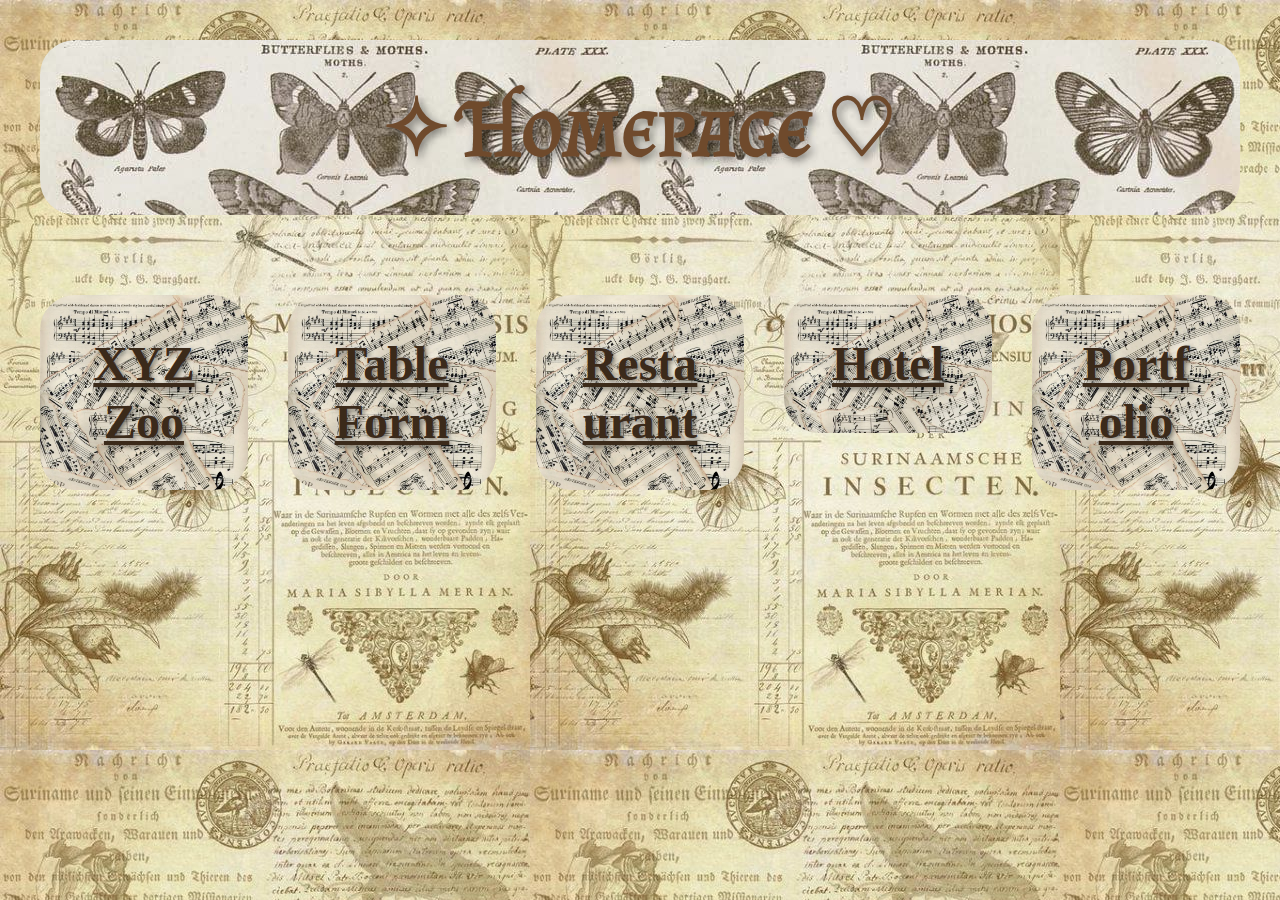
<file: index.html>
<!DOCTYPE html>
<html lang="en">
<head>
    <meta charset="UTF-8">
    <meta name="viewport" content="width=device-width, initial-scale=1.0">
    <title>Homepage</title>
    <link rel="stylesheet" href="css/style.css">
</head>
<body>
    <h1>✧ Homepage ♡</h1>
    <ol class="nav">
        <li id="zoo-item"><a href="xyz-zoo/">XYZ Zoo</a></li>
        <li id="form-item"><a href="table-form/">Table Form</a></li>
        <li id="resturant"><a href="restaurant/">Restaurant</a></li>
        <li id="hotel"><a href="hotel/">Hotel</a></li>
        <li id="porto"><a href="porto/">Portfolio</a></li>
    </ol>
</body>
</html>
</file>
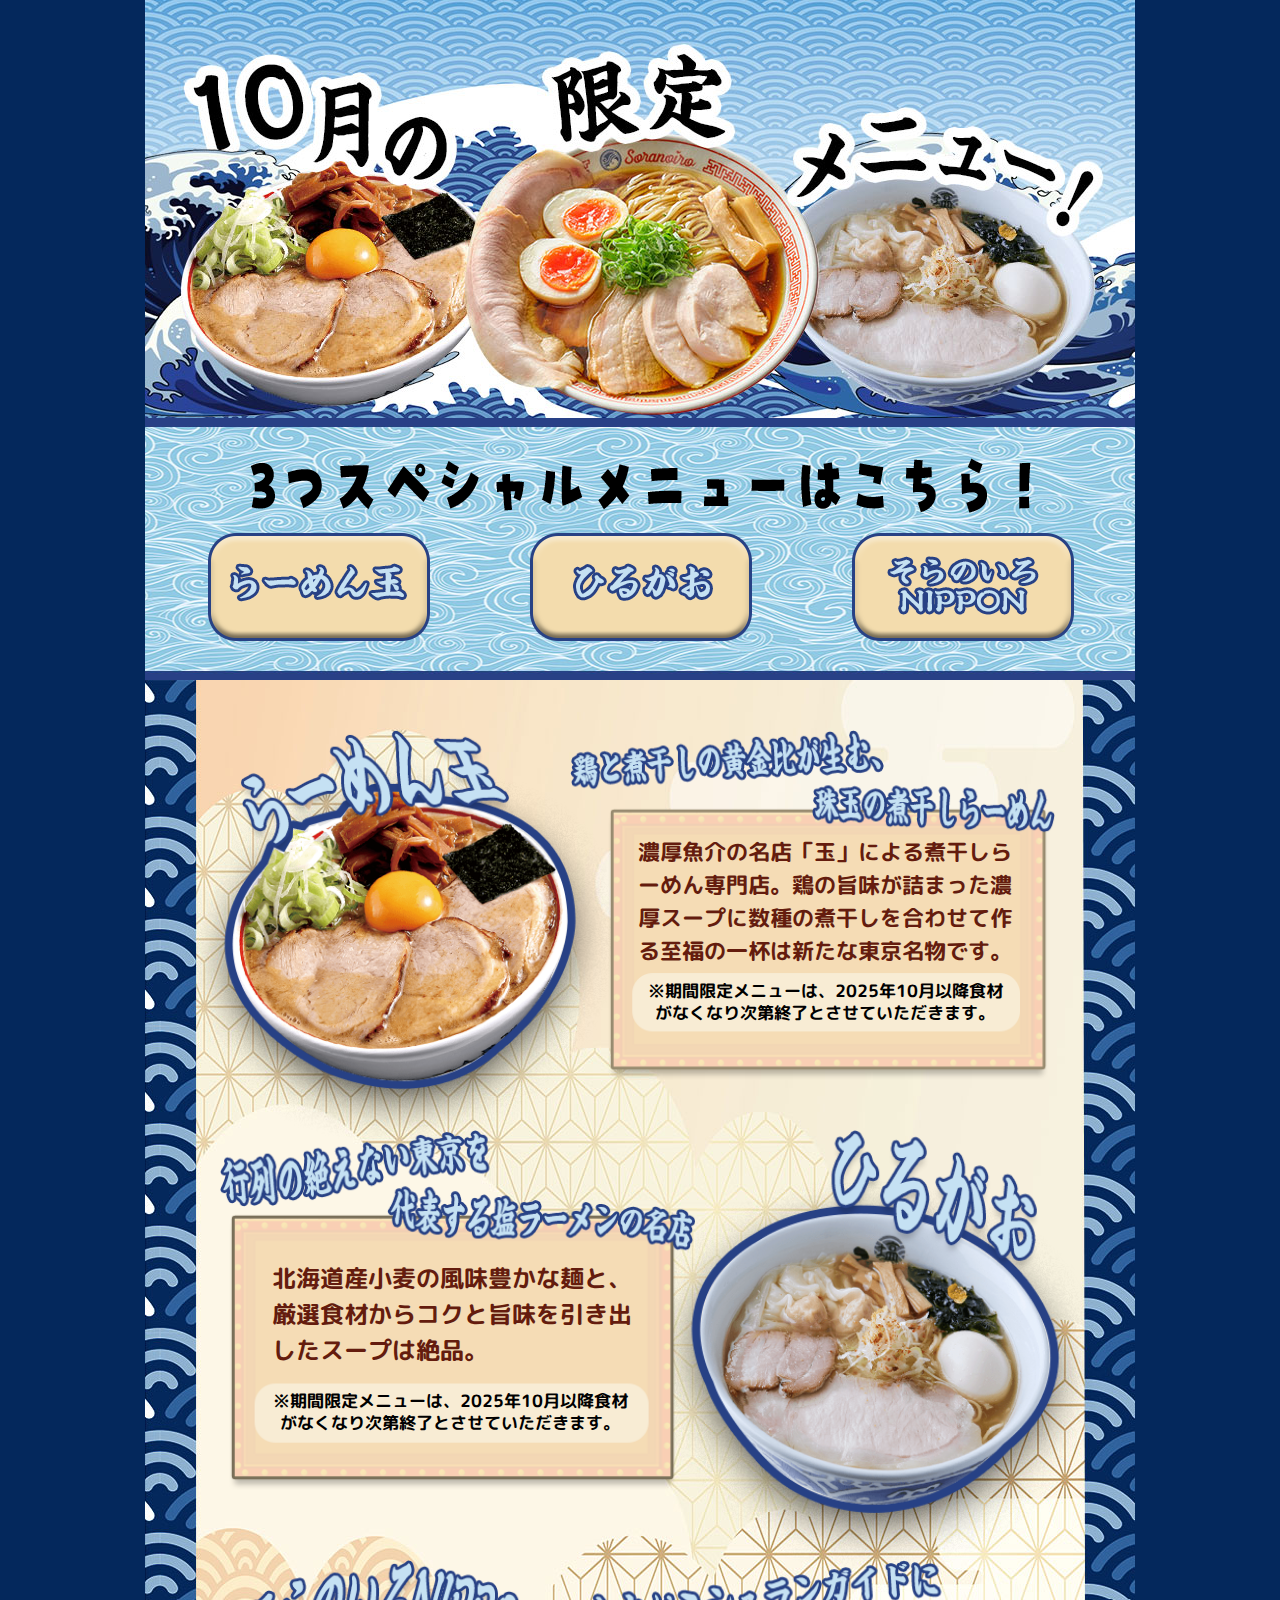
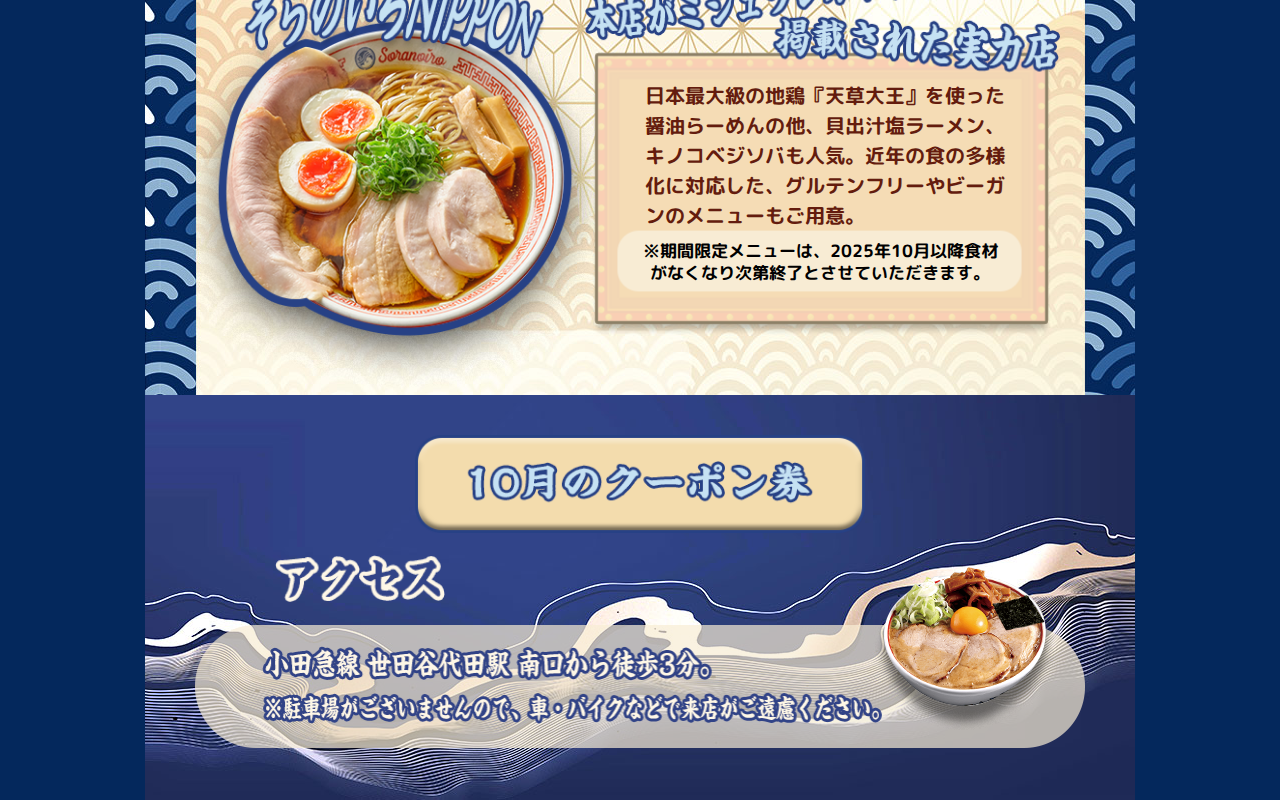
<file: restaurant/index.html>
<!DOCTYPE html>
<html lang="en">

<head>
    <meta charset="UTF-8">
    <meta name="viewport" content="width=device-width, initial-scale=1.0">
    <title>Resturant</title>
    <link rel="stylesheet" href="style.css">
</head>

<body>
    <div class="wrapper">
        <div class="topbanner">
            <img src="img/topbanner_01.jpg" alt="" width="990">
        </div>

        <div class="button">
            <div class="section-title">
                <img src="img/mitsu.png" alt="mitsu">
                <ol class="buttonlist">
                    <li><a href="#textbox1"><img src="img/button 1.png" alt=""></a></li>
                    <li><a href="#textbox2"><img src="img/button 2.png" alt=""></a></li>
                    <li><a href="#textbox3"><img src="img/button 3.png" alt=""></a></li>
                </ol>
            </div>
        </div>



        <div class="content-bg">
            <img src="img/bluegoldbg.jpg" alt="" width="990">


            <!-- text boxes -->
            <!-- Textboxes + Text + Subtext -->
            <div class="menu1">
                <img src="img/ramen1.png" class="ramen ramen1" alt="">
                <img src="img/textbox1.png" class="textbox tb1" alt="" id="textbox1">
                <div class="text text1">濃厚魚介の名店「玉」による煮干しら<br>
                    ーめん専門店。鶏の旨味が詰まった濃<br>
                    厚スープに数種の煮干しを合わせて作<br>
                    る至福の一杯は新たな東京名物です。</div>
                <div class="sub subtext1">※期間限定メニューは、2025年10月以降食材<br>
                    がなくなり次第終了とさせていただきます。</div>
            </div>

            <div class="menu2">
                <img src="img/ramen2.png" class="ramen ramen2" alt="">
                <img src="img/textbox2.png" class="textbox tb2" alt="" id="textbox2">
                <div class="text text2">北海道産小麦の風味豊かな麺と、<br>
                    厳選食材からコクと旨味を引き出<br>
                    したスープは絶品。</div>
                <div class="sub subtext2">※期間限定メニューは、2025年10月以降食材<br>
                    がなくなり次第終了とさせていただきます。</div>
            </div>

            <div class="menu3">
                <img src="img/ramen3.png" class="ramen ramen3" alt="">
                <img src="img/textbox3.png" class="textbox tb3" alt="" id="textbox3">
                <div class="text text3">日本最大級の地鶏『天草大王』を使った<br>
                    醤油らーめんの他、貝出汁塩ラーメン、<br>
                    キノコベジソバも人気。近年の食の多様<br>
                    化に対応した、グルテンフリーやビーガ<br>
                    ンのメニューもご用意。</div>
                <div class="sub subtext3">※期間限定メニューは、2025年10月以降食材<br>
                    がなくなり次第終了とさせていただきます。</div>
            </div>
        </div>

        <div class="bottom-bg">
            <a href="img/daisukaya.jpg"><img src="img/lastbutton.png" class="lastbutton"></a>
            <img src="img/access.png" class="access-title">
            <img src="img/access2.png" class="access-title-hover" alt="">
            <img src="img/textaccess.png" class="access-text">
            <img src="img/popramen.png" class="access-ramen">
        </div>
    </div>

</body>

</html>
</file>
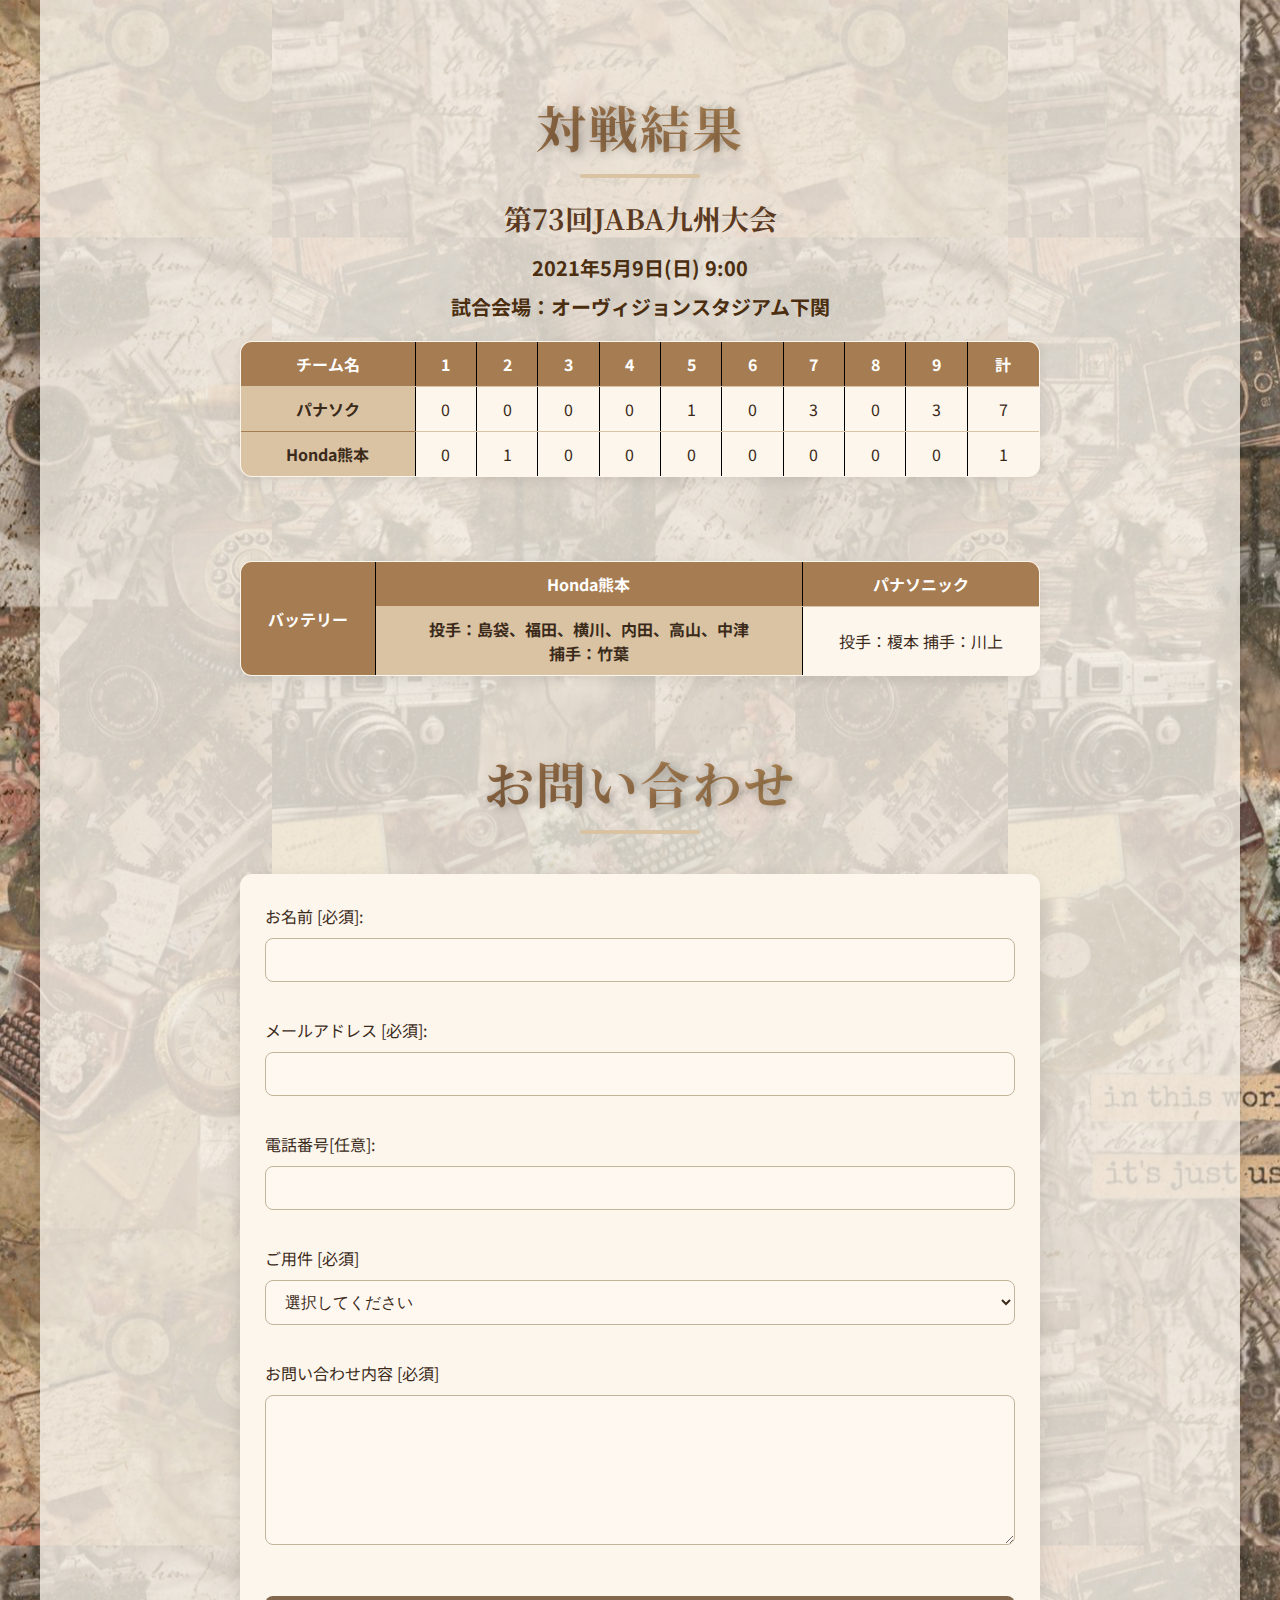
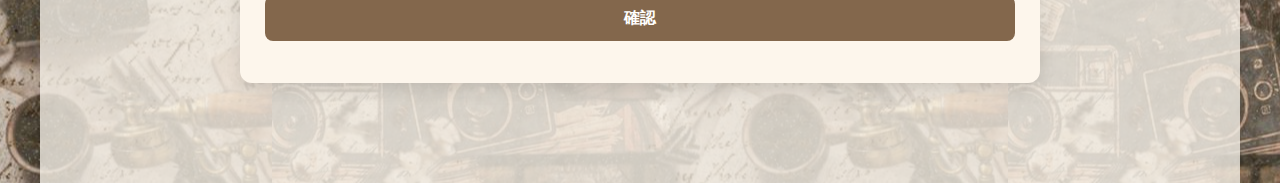
<file: table-form/index.html>
<!DOCTYPE html>
<html lang="en">

<head>
    <meta charset="UTF-8">
    <meta name="viewport" content="width=device-width, initial-scale=1.0">
    <title>Table & Form</title>
    <style>
        table,
        th,
        td {
            border: solid 1px black;
        }
    </style>
    <link rel="stylesheet" href="style.css">
</head>

<body>
    <div class="all-wrapper">
        <h1>対戦結果</h1>
        <h2>第73回JABA九州大会</h2>
        <h3>2021年5月9日(日) 9:00</h3>
        <h3>試合会場：オーヴィジョンスタジアム下関</h3>
        <table>
            <tr>
                <th>チーム名</th>
                <th>1</th>
                <th>2</th>
                <th>3</th>
                <th>4</th>
                <th>5</th>
                <th>6</th>
                <th>7</th>
                <th>8</th>
                <th>9</th>
                <th>計</th>
            </tr>
            <tr>
                <td>パナソク</td>
                <td>0</td>
                <td>0</td>
                <td>0</td>
                <td>0</td>
                <td>1</td>
                <td>0</td>
                <td>3</td>
                <td>0</td>
                <td>3</td>
                <td>7</td>
            </tr>
            <tr>
                <td>Honda熊本</td>
                <td>0</td>
                <td>1</td>
                <td>0</td>
                <td>0</td>
                <td>0</td>
                <td>0</td>
                <td>0</td>
                <td>0</td>
                <td>0</td>
                <td>1</td>
            </tr>
        </table>
        <br>
        <table>
            <tr>
                <th rowspan="5">バッテリー</th>
                <th colspan="5">Honda熊本</th>
                <th colspan="5">パナソニック</th>
            </tr>
            <tr>
                <td colspan="5">投手：島袋、福田、横川、内田、高山、中津
                    <br>捕手：竹葉
                </td>
                <td colspan="5">投手：榎本 捕手：川上</td>
            </tr>
        </table>

        <h1>お問い合わせ</h1>

        <div class="form-wrapper">
            <form>
                <label for="fname">お名前 [必須]:</label>
                <input type="text" id="fname" name="fname"><br><br>

                <label for="email">メールアドレス [必須]:</label>
                <input type="email" id="email" name="email"><br><br>

                <label for="phone">電話番号[任意]:</label>
                <input type="tel" id="tel" name="tel"><br><br>

                <label for="dropdown">ご用件 [必須]</label>
                <select id="dropdown" name="dropdown">
                    <option value="" disabled selected hidden>選択してください</option>
                    <option value="">書籍についてのご質問(個人のお客様)</option>
                    <option value="">書籍についてのご質問(取次・書店様)</option>
                    <option value="">書籍についてのご質問(メディア関係者様)</option>
                    <option value="">アルバイト・パートに関するお問い合わせ</option>
                    <option value="">仕事のご依頼・お問い合わせ</option>
                    <option value="">外部スタッフのご希望(フリーの方、制作会社様)</option>
                    <option value="">その他のお問合せ</option>
                </select><br><br>

                <label for="question">お問い合わせ内容 [必須]</label><br>
                <textarea name="question" id="question"></textarea><br><br>

                <input type="submit" value="確認">
            </form>
        </div>
    </div>
</body>

</html>
</file>
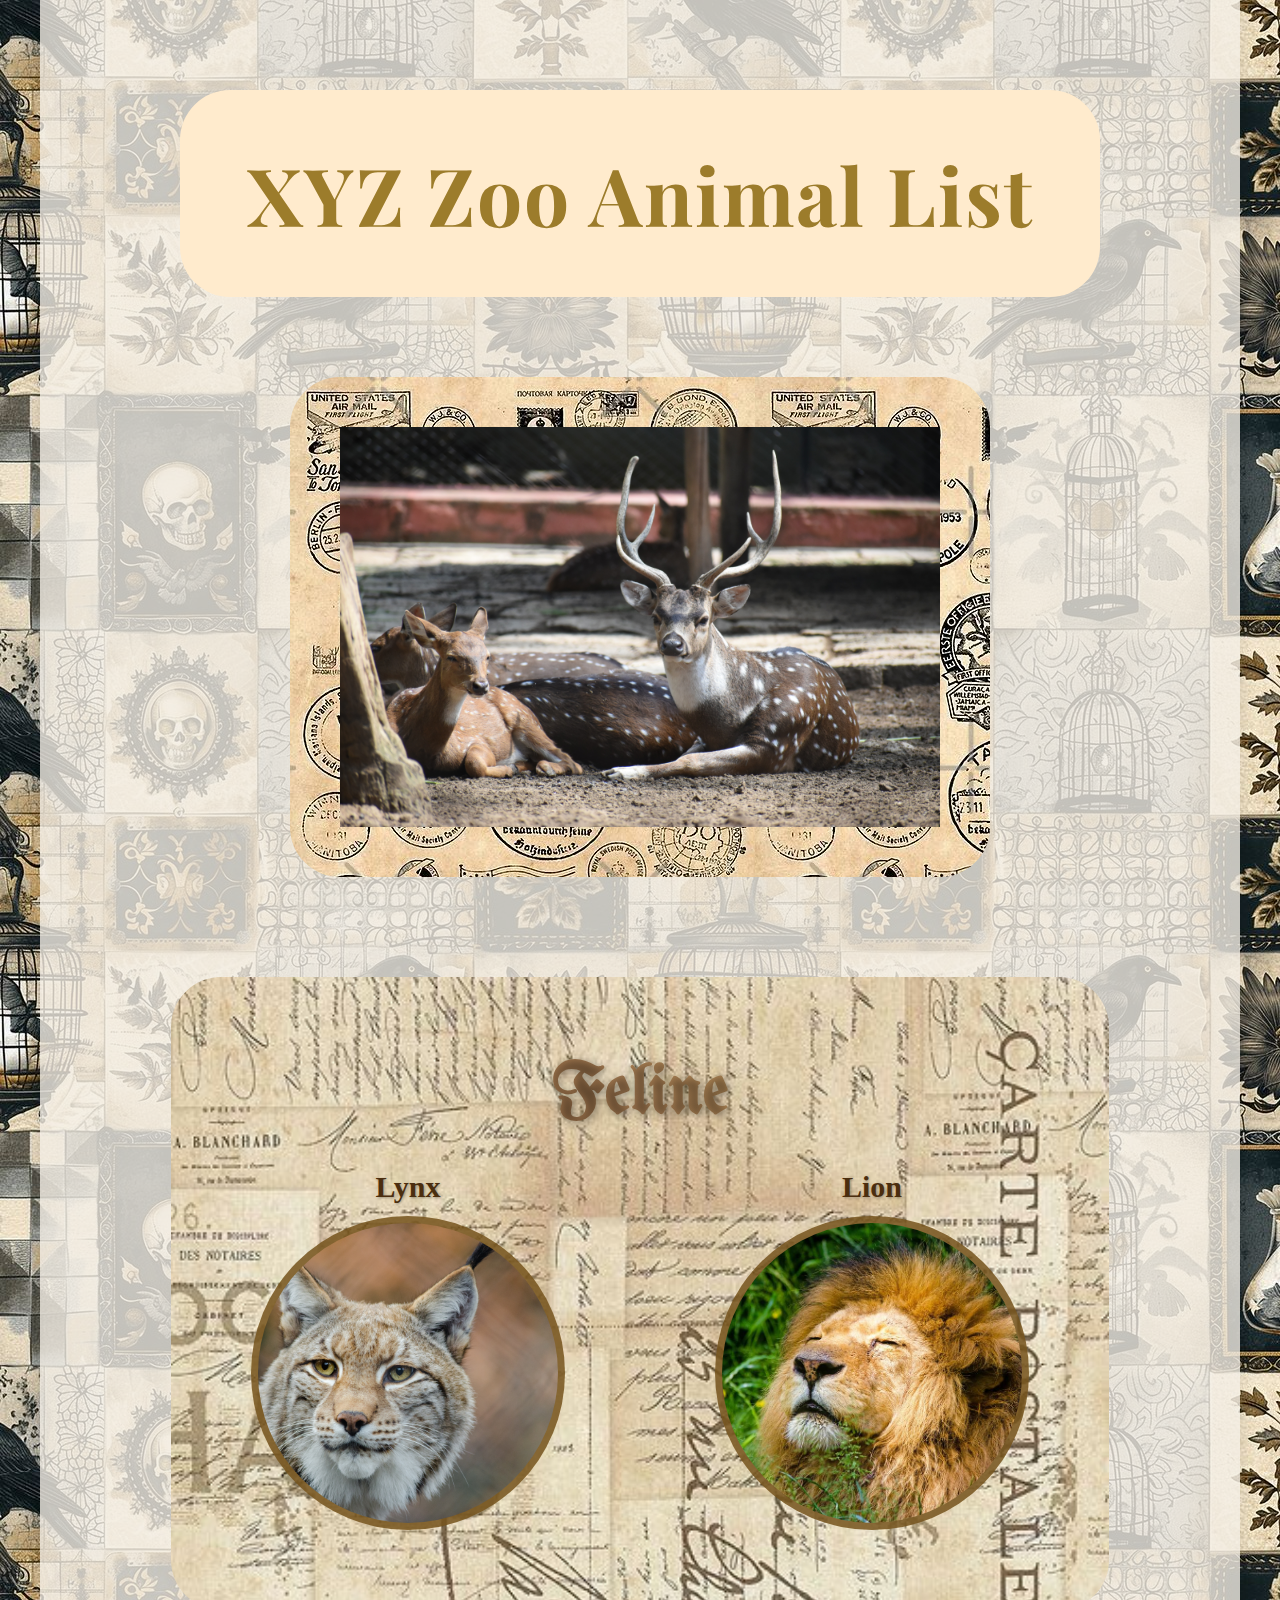
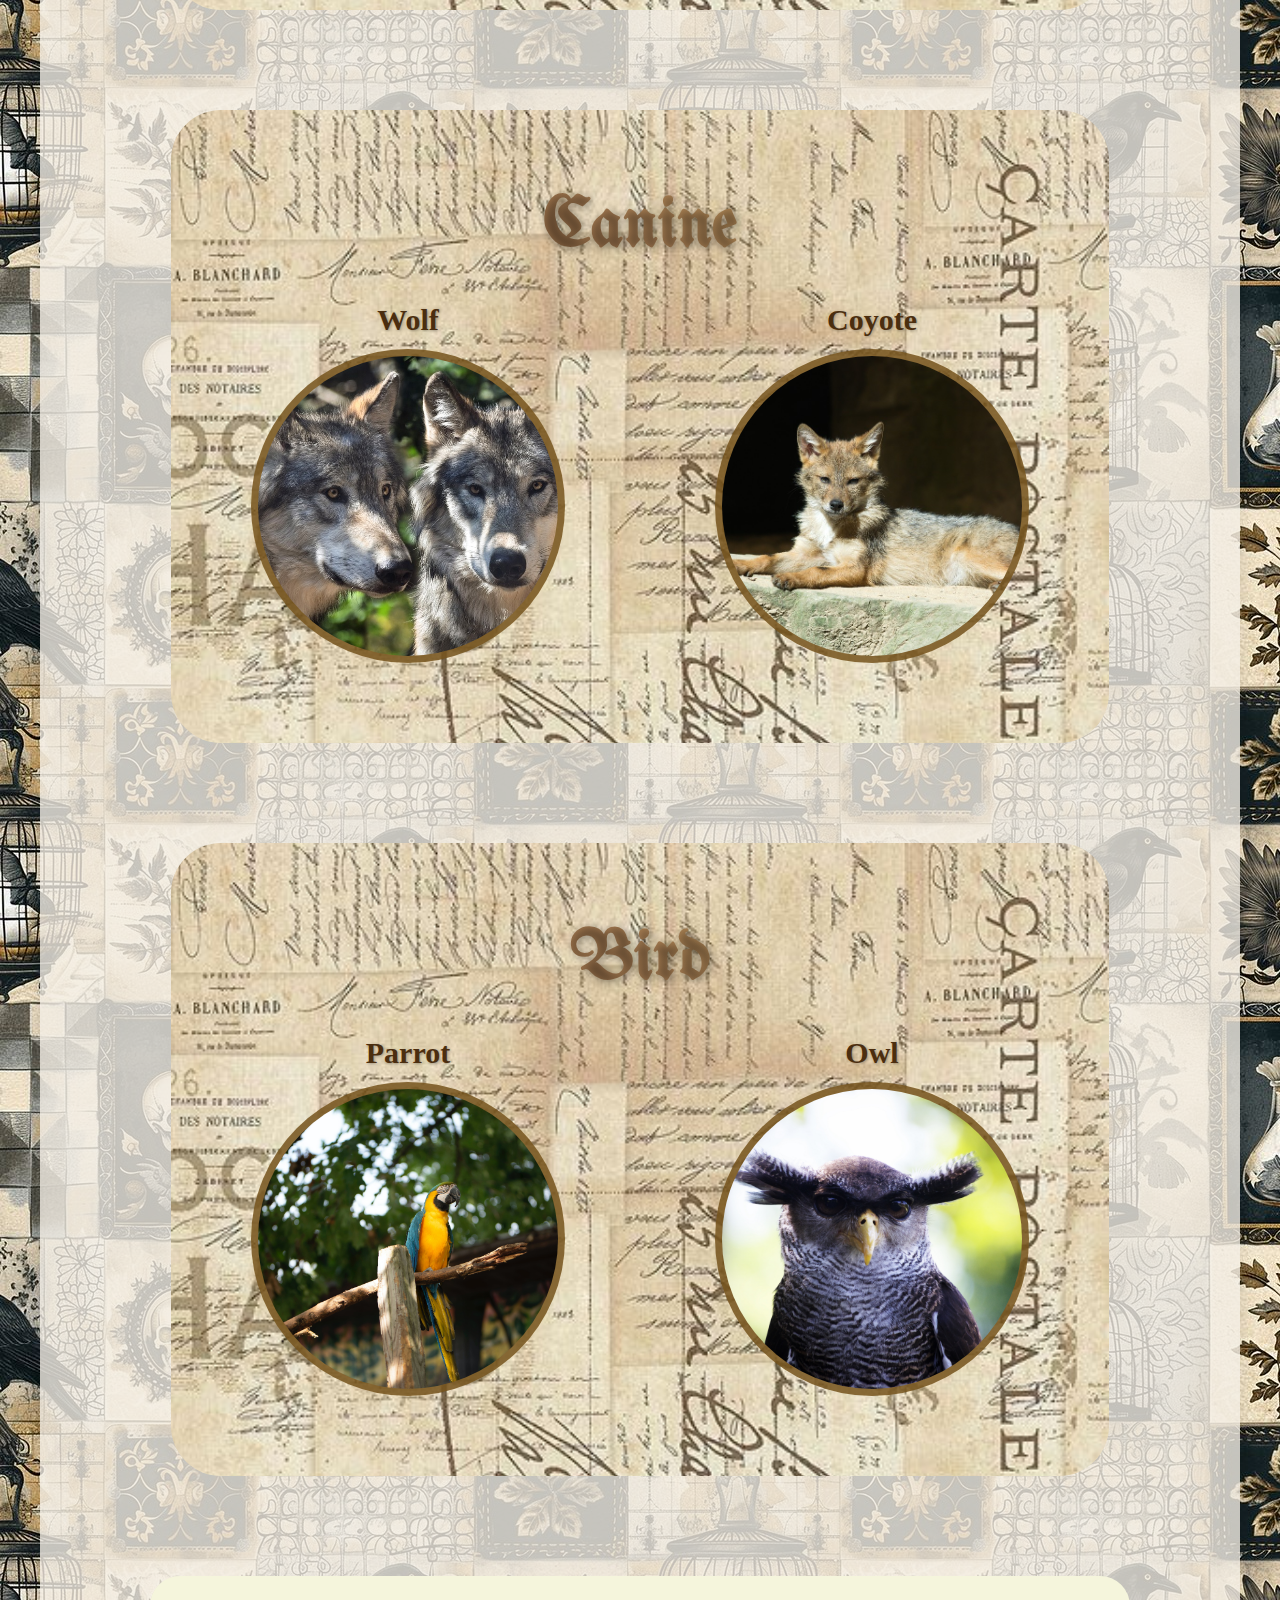
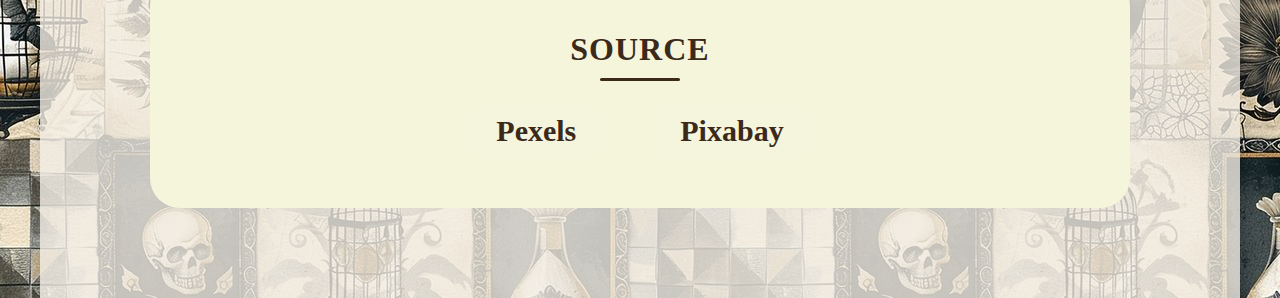
<file: xyz-zoo/index.html>
<!DOCTYPE html>
<html lang="en">

<head>
    <meta charset="UTF-8">
    <meta name="viewport" content="width=device-width, initial-scale=1.0">
    <title>XYZ Zoo</title>
    <link rel="stylesheet" href="style.css">
</head>

<body>
    <div class="main-wrapper">
        <h1>XYZ Zoo Animal List</h1>
        <div class="frame-main">
            <img src="animal-pics/zoo.jpg" width="1000">
        </div>

        <ol>
            <li class="contain">
                <h2 class="feline">Feline</h2>
                <ul>
                    <li class="lynx">
                        <h3>Lynx</h3>
                        <div class="img-bg">
                            <a href="animal-pics/lynx.jpg" target="_blank"><img src="animal-pics/lynx.jpg" width="500"></a>
                        </div>
                    </li>
                
                    <li class="lion">
                        <h3>Lion</h3>
                        <div class="img-bg">
                            <a href="animal-pics/lion.jpg" target="_blank"><img src="animal-pics/lion.jpg" width="500"></a>
                        </div>
                    </li>
                </ul>
            </li>

            <li class="contain2">
                <h2 class="canine">Canine</h2>
                <ul>
                    <li class="wolf">
                        <h3>Wolf</h3>
                        <div class="img-bg2">
                            <a href="animal-pics/wolf.jpg" target="_blank"><img src="animal-pics/wolf.jpg" width="500"></a>
                        </div>
                    </li>

                    <li class="coyote">
                        <h3>Coyote</h3>
                        <div class="img-bg2">
                            <a href="animal-pics/coyote.jpg" target="_blank"><img src="animal-pics/coyote.jpg" width="500"></a>
                        </div>
                    </li>
                </ul>
            </li>

            <li class="contain3">
                <h2 class="birds">Bird</h2>
                <ul>
                    <li class="parrot">
                        <h3>Parrot</h3>
                        <div class="img-bg3">
                            <a href="animal-pics/parrot.jpg" target="_blank"><img src="animal-pics/parrot.jpg" width="500"></a>
                        </div>
                    </li>

                    <li class="owl">
                        <h3>Owl</h3>
                        <div class="img-bg3">
                            <a href="animal-pics/owl.jpg" target="_blank"><img src="animal-pics/owl.jpg" width="500"></a>
                        </div>
                    </li>
                </ul>
            </li>
        </ol>

        <div class="source-section">
            <h3>Source</h3>
            <ol class="source-list">
                <li><a href="https://pexels.com/" target="_blank"> Pexels</a></li>
                <li><a href="https://pixabay.com/" target="_blank"> Pixabay</a></li>
            </ol>
        </div>
    </div>
</body>

</html>
</file>
<file: css/style.css>
@import url('https://fonts.googleapis.com/css2?family=Almendra+SC&family=Aoboshi+One&family=Roboto:ital,wght@0,100..900;1,100..900&family=Sofia&family=UnifrakturMaguntia&display=swap');

* {
    margin: 0;
    padding: 0;
    box-sizing: border-box;
}

body {
    background-image: url(img/metamorphsis.jpg);
}

h1{
    background-image: url(img/moths.jpg);
    border-radius: 35px;
    margin: 40px;
    text-align: center;
    font-size: 80px;
    padding: 40px;
    font-family: "Almendra SC", serif;
    font-style: normal;
    font-weight: 700;
    color: #6f4a2c; /* coklat vintage */
    text-shadow: 3px 3px 8px rgba(0,0,0,0.5), -2px -2px 4px rgba(255,255,255,0.4);
    transition: color 0.3s ease-in-out; /* transisi smooth untuk hover */
}

/* Hover effect untuk judul homepage */
h1:hover {
    color: #9d7e2d; /* warm gold vintage */
}

.nav {
    display: flex;
    gap: 40px;
    padding: 40px;
    text-align: center;
}

.nav li {
    list-style: none;
    width: 33.33%; /* 3 tombol per baris */
}

.nav li a {
    background-image: url(img/musicnotes.jpg);
    background-size: cover;
    display: block;
    padding: 40px;
    border-radius: 35px;
    font-size: 48px;
    font-family: "Georgia", serif;
    font-weight: 700;
    color: #3b2a1a;
    background-color: rgba(255,245,230,0.65);
    text-shadow: 2px 2px 5px rgba(0,0,0,0.5), -1px -1px 3px rgba(255,255,255,0.5);
    transition: 0.3s ease-in-out;
    width: 100%;
    white-space: normal;   /* biar bisa wrap ke baris baru */
    word-break: break-word;/* pecah kata kalau panjang */
    line-height: 1.2;      /* jarak antar baris */
    text-align: center; 
}

.nav li a:hover {
    transform: scale(1.05);
    background-image: url(img/vintagescrapsbg.jpg);
    background-color: rgba(255,240,210,0.75);
    filter: brightness(1.1);
}
</file>
<file: restaurant/style.css>
@import url('https://fonts.googleapis.com/css2?family=Almendra+SC&family=Aoboshi+One&family=M+PLUS+Rounded+1c&family=Playfair+Display:ital,wght@0,400..900;1,400..900&family=Roboto:ital,wght@0,100..900;1,100..900&family=Sofia&family=UnifrakturMaguntia&display=swap');

* {
    margin: 0;
    padding: 0;
    box-sizing: border-box;
}

body{
    text-align: center;
    background-color: #04285c;
}

.topbanner {
    width: 990px;
    height: 418px;
    margin: 0 auto;
    background-image: url(img/topbanner_01.jpg);
    background-position: center top;
    background-repeat: no-repeat;
    display: block;
}

.button {
    position: relative;
    background-image: url(img/middlewave.jpg);
    width: 990px;
    height: 262px;
    background-position: center;
    margin: 0 auto; /* INI yang bikin ke tengah */
    display: block; /* jaga-jaga kalau ternyata bukan block */
    padding-top: 120px;   /* tombol turun */
    padding-bottom: 80px; /* jarak dari bawah wave */
}

.section-title {
  position: absolute;
  display: flex;
  flex-direction: column;
  align-items: center;
  left: 105px;
  margin-top: -60px; /* geser ke atas 30px — sesuaikan angkanya */
  /* kalau masih saja terlalu bawah: kurangi nilai negatifnya agar lebih ke atas */
}

.section-title img {
  display: block;
  margin-top: -20px;
}

.buttonlist li {
    margin: 10px;
}

.buttonlist {
  position: absolute;
  display: flex;
  gap: 80px;            /* jarak antar tombol */
  padding: 0;
  margin-top: 65px;
  list-style: none;
  justify-content: center;  
}

.content-bg {
    width: 990px;
    height: 1315px; /* ganti sesuai tinggi gambarnya */
    margin: 0 auto;
    background-image: url(img/topbanner_01.jpg);
    background-position: center;
    background-repeat: no-repeat;
    display: block;
    position: relative;
}

/* semua ramen */
.ramen {
    position: absolute;
    width: 450px; 
    transition: transform 0.3s ease; 
    cursor: pointer;
}

/* semua textbox */
.textbox {
    position: absolute;
    width: 475px; 
}

/* ramen atas kiri */
.ramen1 {
    top: 50px;
    left: 40px;
    width: 430px;
}

/* textbox 1 (krem 1) */
.tb1 {
    top: 50px;
    right: 80px;
    width: 485px;
}


/* ramen tengah kanan */
.ramen2 {
    top: 450px;
    right: 35px;
}

/* textbox 2 */
.tb2 {
    top: 450px;
    left: 75px;
}


/* ramen bawah kiri */
.ramen3 {
    top: 880px;
    left: 35px;
    width: 430px;
}

/* textbox 3 */
.tb3 {
    top: 880px;
    right: 75px;
}

.bottom-bg {
    width: 990px;
    height: 405px;
    margin: 0 auto;
    background-image: url(img/bottombg.jpg);
    background-position: center;
    background-repeat: no-repeat;
    display: block;
    position: relative; /* WAJIB */
}

/* 10月のクーポン券 (last button) */
.lastbutton {
    position: absolute;
    width: 450px;
    left: 50%;
    top: 40px;
    transform: translateX(-50%);
    transition: transform 0.3s ease;
    cursor: pointer;
}

/* Akses title (アクセス) */
.access-title {
    position: absolute;
    width: 170px;
    left: 130px;
    top: 160px;
}

/* bubble text (penjelasan stasiun) */
.access-text {
    position: absolute;
    width: 890px;
    left: 50%;
    top: 230px;
    transform: translateX(-50%);
}

/* pop ramen kanan bawah */
.access-ramen {
    position: absolute;
    width: 180px;
    bottom: 70px;
    right: 80px;
    transition: transform 0.3s ease;
}

.text {
    position: absolute;
    width: 380px;           
    font-size: 22px;
    line-height: 1.5;
    color: #641c0e;
    z-index: 10;
    font-weight: 900;
}

.text1 {
    top: 155px;   /* geser sesuai posisi */
    right: 120px;
}

.text2 {
    top: 580px;
    left: 127px;
    text-align: justify;
    font-size: 24px;
}

.text3 {
    top: 1000px;
    right: 110px;
    font-size: 20px;
    text-align: justify;
}

/* --- posisi per-subtext --- */
.sub {
    position: absolute;
    width: 380px;
    font-size: 17px;
    line-height: 1.3;
    color: #000000;
    z-index: 10;
}

/* posisi subtext */
.subtext1 {
    top: 300px;
    right: 120px;
}

.subtext2 {
    top: 710px;
    left: 115px;
}

.subtext3 {
    top: 1160px;
    right: 125px;
}

.text, .sub {
    font-family: "M PLUS Rounded 1c", sans-serif;
    font-weight: bold;
}

html {
    scroll-behavior: smooth;
}

.section {
    position: relative;
    width: 990px;
    margin: 0 auto;
    height: 450px; /* sesuaikan tinggi wrapper dengan tinggi konten */
}

/* === Scroll offset agar tombol scroll tepat === */
#textbox1-wrapper,
#textbox2-wrapper,
#textbox3-wrapper {
    scroll-margin-top: 120px; /* sesuaikan dengan tinggi header jika ada */
}

/* === Scroll offset agar tombol scroll tepat === */
#textbox1,
#textbox2,
#textbox3 {
    scroll-margin-top: 120px; /* sesuaikan dengan tinggi topbanner jika ada */
}

/*ANIMASI AAAAA*/
.buttonlist li a img {
    transition: transform 0.3s ease;
    cursor: pointer;
}

.buttonlist li a img:hover {
    transform: scale(1.1); /* nge-pop 10% */
}

.lastbutton:hover {
    transform: translateX(-50%) scale(1.1); /* tetap di tengah + nge-pop */
}

/* Hover efek sway lembut */
.ramen:hover {
    animation: ramen-sway 1.8s linear infinite;
}

@keyframes ramen-sway {
    0%   { transform: scale(1.05) rotate(0deg); }
    25%  { transform: scale(1.05) rotate(-3deg); }
    50%  { transform: scale(1.05) rotate(0deg); }
    75%  { transform: scale(1.05) rotate(3deg); }
    100% { transform: scale(1.05) rotate(0deg); }
}

.access-ramen:hover {
    animation: popramen-wobble 0.8s ease-in-out infinite;
}

@keyframes popramen-wobble {
    0%   { transform: rotate(0deg) scale(1); }
    15%  { transform: rotate(-5deg) scale(1.05); }
    30%  { transform: rotate(3deg) scale(1.05); }
    45%  { transform: rotate(-3deg) scale(1.05); }
    60%  { transform: rotate(2deg) scale(1.05); }
    75%  { transform: rotate(-1deg) scale(1.05); }
    100% { transform: rotate(0deg) scale(1); }
}

.access-title-hover {
    display: none;
    position: absolute;
    width: 170px;
    left: 130px;
    top: 160px;
}

/* Swap saat hover PNG */
.access-title:hover {
    display: none;
}

.access-title:hover + .access-title-hover {
    display: block;
}

.wrapper {
    width: 990px; /* lebar desktop asli */
    transform-origin: top center;
    margin: 0 auto;
}

@media (max-width: 990px) {
    .wrapper {
        transform: scale(calc(100vw / 990));
    }
}
</file>
<file: table-form/style.css>
@import url("https://fonts.googleapis.com/css2?family=Noto+Sans+JP:wght@300;400;700&family=Noto+Serif+JP:wght@400;700&display=swap");

* {
    margin: 0;
    padding: 0;
    box-sizing: border-box;
}

body {
    font-family: 'Noto Sans JP', sans-serif;
    background-image: url(../css/img/darkvintage.jpg);
    background-position: center;
    color: #3b2a1a; /
}

.all-wrapper {
    max-width: 1200px;
    margin: 0 auto;
    background: #f3eee5cc; /* creamy vintage */
    padding: 60px 80px;
    min-height: 100vh;
    box-shadow: 0 0 15px rgba(0,0,0,0.15); /* biar ga lag hhh ringan */
}

/* ========== MAIN WRAPPER ========== */
.main-wrapper {
    width: 100%;
    max-width: 1200px;
    margin: 0 auto;
    padding: 60px 40px;
    min-height: 100vh;
    box-shadow: 0 6px 20px rgba(0,0,0,0.15);
    border-radius: 20px;
}

/* ========== HEADINGS ========== */
h1 {
    font-family: 'Noto Serif JP', serif;
    font-size: 50px;
    text-align: center;
    color: #4b2e0f; /* coklat tua */
    margin-bottom: 20px;
    padding-top: 30px;
    letter-spacing: 2px;
    font-weight: 700;
    position: relative;
    background: linear-gradient(45deg, #5C3A21, #A67C52, #C1A15A);
    -webkit-background-clip: text;
    -webkit-text-fill-color: transparent;
    text-shadow: 2px 2px 8px rgba(0,0,0,0.3);
}

h1::after {
    content: "";
    display: block;
    width: 120px;
    height: 4px;
    margin: 12px auto 0;
    border-radius: 2px;
    background: #d9c3a3; /* gold */
}

h2 {
    font-family: 'Noto Serif JP', serif;
    font-size: 28px;
    text-align: center;
    color: #5C3A21; /* coklat medium */
    margin-bottom: 15px;
}

h3 {
    font-family: 'Noto Sans JP', sans-serif;
    font-size: 20px;
    text-align: center;
    color: #4b2e0f;
    margin-bottom: 10px;
}

/* ========== TABLES ========== */
table {
    border-collapse: collapse;
    width: 100%;           /* dikurangi dari 90% ke 70% */
    max-width: 800px;     /* batasi maksimal agar tidak terlalu lebar */
    margin: 20px auto 40px;
    background: #fdf6ec; 
    border-radius: 12px;
    overflow: hidden;
    box-shadow: 0 4px 12px rgba(0,0,0,0.08);
}

th, td {
    padding: 10px 15px;
    text-align: center;
    border-bottom: 1px solid #d9c3a3; /* gold/coklat lembut */
}

th {
    background: #a67c52; /* coklat/gold */
    color: #fff;
    font-weight: 700;
}

td:first-child {
    background: #d9c3a3; /* gold lembut */
    font-weight: bold;
    border-bottom: 1px solid #a67c52; /* warna coklat/gold lebih kontras */
}

/* ========== BUTTONS / LINKS ========== */
a.button {
    display: inline-block;
    background: #83674c; /* coklat medium */
    color: #fff;
    padding: 10px 20px;
    border-radius: 10px;
    font-weight: 700;
    text-decoration: none;
    transition: 0.25s ease;
}

a.button:hover {
    background: #d9c3a3; /* gold */
    color: #3b2a1a;
    transform: translateY(-2px);
}

/* ========== FORM ELEMENTS ========== */
form input,
form select,
form textarea {
    width: 100%;
    max-width: 400px;
    padding: 10px 12px;
    border: 1px solid #c3b49a;
    border-radius: 8px;
    margin: 10px 0;
    font-size: 16px;
    background: #fdf6ec;
    color: #3b2a1a;
}

textarea {
    height: 120px;
    resize: vertical;
}

input[type="submit"] {
    background: #83674c;
    color: #fff;
    border: none;
    padding: 10px 20px;
    border-radius: 8px;
    cursor: pointer;
    font-weight: 700;
    transition: 0.25s;
}

input[type="submit"]:hover {
    background: #d9c3a3;
    color: #3b2a1a;
}

/* ========== SOURCE SECTION ========== */
.source-section {
    background: #654b34; /* coklat tua */
    padding: 40px 30px;
    border-radius: 20px;
    text-align: center;
    margin: 60px 0;
}

.source-section h3 {
    font-size: 28px;
    color: #f5e6c8; /* cream */
    margin-bottom: 15px;
    position: relative;
    letter-spacing: 1px;
}

.source-section h3::after {
    content: "";
    width: 80px;
    height: 3px;
    background: #d9c3a3;
    display: block;
    margin: 8px auto 0;
    border-radius: 2px;
}

.source-list {
    display: flex;
    justify-content: center;
    gap: 40px;
    flex-wrap: wrap;
    list-style: none;
    padding: 0;
}

.source-list a {
    display: inline-block;
    background: #83674c;
    color: #f5e6c8;
    font-weight: 700;
    font-size: 18px;
    padding: 10px 22px;
    border-radius: 10px;
    text-decoration: none;
    transition: 0.25s;
}

.source-list a:hover {
    background: #d9c3a3;
    color: #3b2a1a;
    transform: translateY(-2px);
}

.form-wrapper {
    max-width: 800px;          /* lebar form */
    margin: 40px auto;         /* center horizontal */
    padding: 30px 25px;
    background: #fdf6ec;       /* cream vintage */
    border-radius: 12px;
    box-shadow: 0 6px 18px rgba(0,0,0,0.12);
}

/* Form elemen tetap rata kiri */
.form-wrapper form {
    text-align: left;
}

.form-wrapper input,
.form-wrapper select,
.form-wrapper textarea {
    width: 100%;            /* tetap full-width */
    max-width: 100%;        /* pastikan ikut lebar container */
    padding: 12px 15px;     /* lebih lega untuk teks */
    margin-bottom: 12px;
    border-radius: 8px;
    border: 1px solid #c3b49a;
    background: #fff8f0;
    color: #3b2a1a;
    font-size: 16px;
    box-sizing: border-box; /* pastikan padding termasuk width */
}

/* Jika ingin textarea lebih tinggi dan teks juga ikut kanan-kiri */
textarea {
    height: 150px;            /* lebih tinggi */
    resize: vertical;
}

/* submit button tetap center atau bisa kanan */
.form-wrapper input[type="submit"] {
    display: inline-block;    /* biar bisa posisinya bebas */
    margin-left: auto;        /* jika ingin kanan */
    margin-right: 0;          /* kanan rata container */
    background: #83674c;
    color: #fff;
    border: none;
    padding: 12px 25px;       /* lebih besar */
    border-radius: 8px;
    cursor: pointer;
    font-weight: 700;
    transition: 0.25s;
}

.form-wrapper input[type="submit"]:hover {
    background: #d9c3a3;
    color: #3b2a1a;
}
</file>
<file: xyz-zoo/style.css>
@import url('https://fonts.googleapis.com/css2?family=Almendra+SC&family=Aoboshi+One&family=Playfair+Display:ital,wght@0,400..900;1,400..900&family=Roboto:ital,wght@0,100..900;1,100..900&family=Sofia&family=UnifrakturMaguntia&display=swap');

*{
    margin: 0;
    padding: 0;
    box-sizing: border-box;
}

body{
    background-image: url(../css/img/vintage.jpg);
    background-attachment: scroll; /* FIXED DIGANTI */
    background: linear-gradient(rgba(0,0,0,0.3), rgba(0,0,0,0.5)), 
}

/*nanti dah pusing ini */
.main-wrapper {
    max-width: 1200px;
    margin: 0 auto;
    background: #f3eee5cc; /* creamy vintage */
    padding: 60px 80px;
    min-height: 100vh;
    box-shadow: 0 0 15px rgba(0,0,0,0.15); /* biar ga lag hhh ringan */
}

h1{
    background-color: blanchedalmond;
    border-radius: 50px;
    margin: 30px 60px 80px 60px;
    text-align: center;
    font-size: 80px;
    padding: 50px;
    color: rgb(156, 124, 43);
    font-family: "Playfair Display", serif;
    letter-spacing: 2px;
    font-weight: 700;
}

.frame-main{
    width: fit-content;
    margin: 50px auto; 
    padding: 50px; /* jarak antara stamps dan gambar */
    background-image: url(../css/img/stamps.jpg);
    display: block;
    border-radius: 50px;
}

.frame-main img{
    display: block;
    margin: 0 auto;
    width: 600px;   /* KUNCI: tentuin ukuran FIX biar dia ga melebar */
    max-width: 100%; /* stop autofit */
    padding: 0; 
    transition: transform 0.3s ease, box-shadow 0.3s ease; /* animasi smooth */
}

.frame-main img:hover{
    transform: scale(1.07);                  /* pop lebih kecil (5% lebih besar) */
    box-shadow: 0 8px 15px rgba(0,0,0,0.3); /* shadow lebih subtle */
}

.contain{
    background-image: url(../css/img/letters.jpg);
    width: fit-content;
    margin: 100px auto; 
    padding: 80px;
    background-size: cover;
    background-repeat: no-repeat;
    display: block;
    border-radius: 50px;
}

.contain ul{
    display: flex;              /* Biar isinya berjajar ke samping */
    gap: 150px;                  /* Jarak antar gambar */
    list-style: none;           /* Hilangin bullet */
}

.contain ul li{
    display: flex;
    flex-direction: column;     /* Judul di atas gambar */
    align-items: center;        /* Biar center */
}

.contain img{
    display: block;
    max-width: 100%;
    height: auto;
    width: 300px;         /* samain ukuran biar beneran bulat */
    height: 300px;
    object-fit: cover;    /* biar nggak gepeng */
    border-radius: 300px;   /* bikin lingkaran */
}

.img-bg{
    background-color: rgba(118, 84, 29, 0.859);
    padding: 7px;             /* jarak tipis seperti shadow */
    border-radius: 300px;        /* mengikuti bentuk gambar bulat */
    display: inline-block;     /* supaya ukurannya pas sama gambar */
}

.img-bg img{
    transition: transform 0.3s ease, box-shadow 0.3s ease; /* animasi smooth */
}

.img-bg img:hover{
    transform: scale(1.07);                  /* pop lebih kecil (5% lebih besar) */
    box-shadow: 0 8px 15px rgba(0,0,0,0.3); /* shadow lebih subtle */
}

.contain ul li h3{
    color: #4b2e0f;                     /* coklat tua, matching background */
    font-family: 'Georgia', serif;      /* elegan tapi mudah dibaca */
    font-size: 30px;                     /* ukuran cukup besar */
    font-weight: bold;                   /* tegas */
    text-align: center;                  /* center di atas gambar */
    margin-bottom: 12px;                 /* jarak ke gambar */
    text-shadow: 1px 1px 3px rgba(0,0,0,0.3); /* shadow lembut */
    transition: color 0.3s ease;         /* animasi saat hover */
}

.contain ul li h3:hover{
    color: #d99a6c;                      /* warna berubah saat hover */
}

.feline{
    font-family: "UnifrakturMaguntia", cursive;
    font-size: 70px;                 
    font-weight: bold;
    text-align: center;
    background: linear-gradient(45deg, #5C3A21, #A67C52, #C1A15A); /* coklat tua ke gold vintage */
    -webkit-background-clip: text;  /* hanya untuk teks */
    -webkit-text-fill-color: transparent; /* biar background muncul di teks */
    text-shadow: 2px 2px 8px rgba(0,0,0,0.4); /* shadow lembut supaya menonjol */
    margin-bottom: 40px;
}


/* next section canine */
.contain2{
    background-image: url(../css/img/letters.jpg);
    width: fit-content;
    margin: 100px auto; 
    padding: 80px;
    background-size: cover;
    background-repeat: no-repeat;
    display: block;
    border-radius: 50px;
}

.contain2 ul{
    display: flex;              /* Biar isinya berjajar ke samping */
    gap: 150px;                  /* Jarak antar gambar */
    list-style: none;           /* Hilangin bullet */
}

.contain2 ul li{
    display: flex;
    flex-direction: column;     /* Judul di atas gambar */
    align-items: center;        /* Biar center */
}

.contain2 img{
    display: block;
    max-width: 100%;
    height: auto;
    width: 300px;         /* samain ukuran biar beneran bulat */
    height: 300px;
    object-fit: cover;    /* biar nggak gepeng */
    border-radius: 300px;   /* bikin lingkaran */
}

.img-bg2{
    background-color: rgba(118, 84, 29, 0.859);
    padding: 7px;             /* jarak tipis seperti shadow */
    border-radius: 300px;        /* mengikuti bentuk gambar bulat */
    display: inline-block;     /* supaya ukurannya pas sama gambar */
}

.img-bg2 img{
    transition: transform 0.3s ease, box-shadow 0.3s ease; /* animasi smooth */
}

.img-bg2 img:hover{
    transform: scale(1.07);                  /* pop lebih kecil (5% lebih besar) */
    box-shadow: 0 8px 15px rgba(0,0,0,0.3); /* shadow lebih subtle */
}

.contain2 ul li h3{
    color: #4b2e0f;                     /* coklat tua, matching background */
    font-family: 'Georgia', serif;      /* elegan tapi mudah dibaca */
    font-size: 30px;                     /* ukuran cukup besar */
    font-weight: bold;                   /* tegas */
    text-align: center;                  /* center di atas gambar */
    margin-bottom: 12px;                 /* jarak ke gambar */
    text-shadow: 1px 1px 3px rgba(0,0,0,0.3); /* shadow lembut */
    transition: color 0.3s ease;         /* animasi saat hover */
}

.contain2 ul li h3:hover{
    color: #d99a6c;                      /* warna berubah saat hover */
}

.canine{
    font-family: "UnifrakturMaguntia", cursive;
    font-size: 70px;
    font-weight: bold;
    text-align: center;
    background: linear-gradient(45deg, #5C3A21, #A67C52, #C1A15A); /* coklat tua ke gold vintage */
    -webkit-background-clip: text;  /* hanya untuk teks */
    -webkit-text-fill-color: transparent; /* biar background muncul di teks */
    text-shadow: 2px 2px 8px rgba(0,0,0,0.4); /* shadow lembut supaya menonjol */
    margin-bottom: 40px;
}


/* next section birds */
.contain3{
    background-image: url(../css/img/letters.jpg);
    width: fit-content;
    margin: 100px auto; 
    padding: 80px;
    background-size: cover;
    background-repeat: no-repeat;
    display: block;
    border-radius: 50px;
}

.contain3 ul{
    display: flex;              /* Biar isinya berjajar ke samping */
    gap: 150px;                  /* Jarak antar gambar */
    list-style: none;           /* Hilangin bullet */
}

.contain3 ul li{
    display: flex;
    flex-direction: column;     /* Judul di atas gambar */
    align-items: center;        /* Biar center */
}

.contain3 img{
    display: block;
    max-width: 100%;
    height: auto;
    width: 300px;         /* samain ukuran biar beneran bulat */
    height: 300px;
    object-fit: cover;    /* biar nggak gepeng */
    border-radius: 300px;   /* bikin lingkaran */
}

.img-bg3{
    background-color: rgba(118, 84, 29, 0.859);
    padding: 7px;             /* jarak tipis seperti shadow */
    border-radius: 300px;        /* mengikuti bentuk gambar bulat */
    display: inline-block;     /* supaya ukurannya pas sama gambar */
}

.img-bg3 img{
    transition: transform 0.3s ease, box-shadow 0.3s ease; /* animasi smooth */
}

.img-bg3 img:hover{
    transform: scale(1.07);                  /* pop lebih kecil (5% lebih besar) */
    box-shadow: 0 8px 15px rgba(0,0,0,0.3); /* shadow lebih subtle */
}

.contain3 ul li h3{
    color: #4b2e0f;                     /* coklat tua, matching background */
    font-family: 'Georgia', serif;      /* elegan tapi mudah dibaca */
    font-size: 30px;                     /* ukuran cukup besar */
    font-weight: bold;                   /* tegas */
    text-align: center;                  /* center di atas gambar */
    margin-bottom: 12px;                 /* jarak ke gambar */
    text-shadow: 1px 1px 3px rgba(0,0,0,0.3); /* shadow lembut */
    transition: color 0.3s ease;         /* animasi saat hover */
}

.contain3 ul li h3:hover{
    color: #d99a6c;                      /* warna berubah saat hover */
}

.birds{
    font-family: "UnifrakturMaguntia", cursive;
    font-size: 70px;             
    font-weight: bold;
    text-align: center;
    background: linear-gradient(45deg, #5C3A21, #A67C52, #C1A15A); /* coklat tua ke gold vintage */
    -webkit-background-clip: text;  /* hanya untuk teks */
    -webkit-text-fill-color: transparent; /* biar background muncul di teks */
    text-shadow: 2px 2px 8px rgba(0,0,0,0.4); /* shadow lembut supaya menonjol */
    margin-bottom: 40px;
}

.source-section {
    background-color: beige; 
    border-radius: 30px;
    backdrop-filter: blur(2px);           /* blur halus */
    padding: 50px;
    margin: 60px 30px 30px 30px;
    text-align: center;
    
}

.source-section h3 {
    font-size: 32px;
    font-weight: 900;
    text-align: center;
    color: #3b2a1a;   
    margin-bottom: 18px;
    letter-spacing: 1px;
    text-transform: uppercase;
    position: relative;
    display: inline-block; 
    padding: 5px 15px; 
    border-radius: 8px;
}

/* garis kecil vintage */
.source-section h3::after {
    content: "";
    width: 80px;
    height: 3px;
    background: #3b2a1a;   /* warna lebih muda supaya kontras dengan background tua */
    display: block;
    margin: 10px auto 0;
    border-radius: 2px;
}

.source-list {
    display: flex;
    justify-content: center;
    gap: 60px;       
    list-style: none;
    padding: 0;
    margin: 0 auto;
    max-width: 100%; 
    flex-wrap: wrap; 
}

.source-list a {
    display: inline-block;
    font-size: 30px;             
    font-weight: 800;  /* lebih tebal */
    text-decoration: none;
    color: #3b2a1a;  
    padding: 10px 22px;           
    border-radius: 10px;
    background: rgba(255, 255, 255, 0.08); 
    transition: 0.25s ease;
}

.source-list a:hover {
    background: #7a5a3e;  
    color: #f5e6c8;        
    transform: translateY(-3px);
}
</file>
